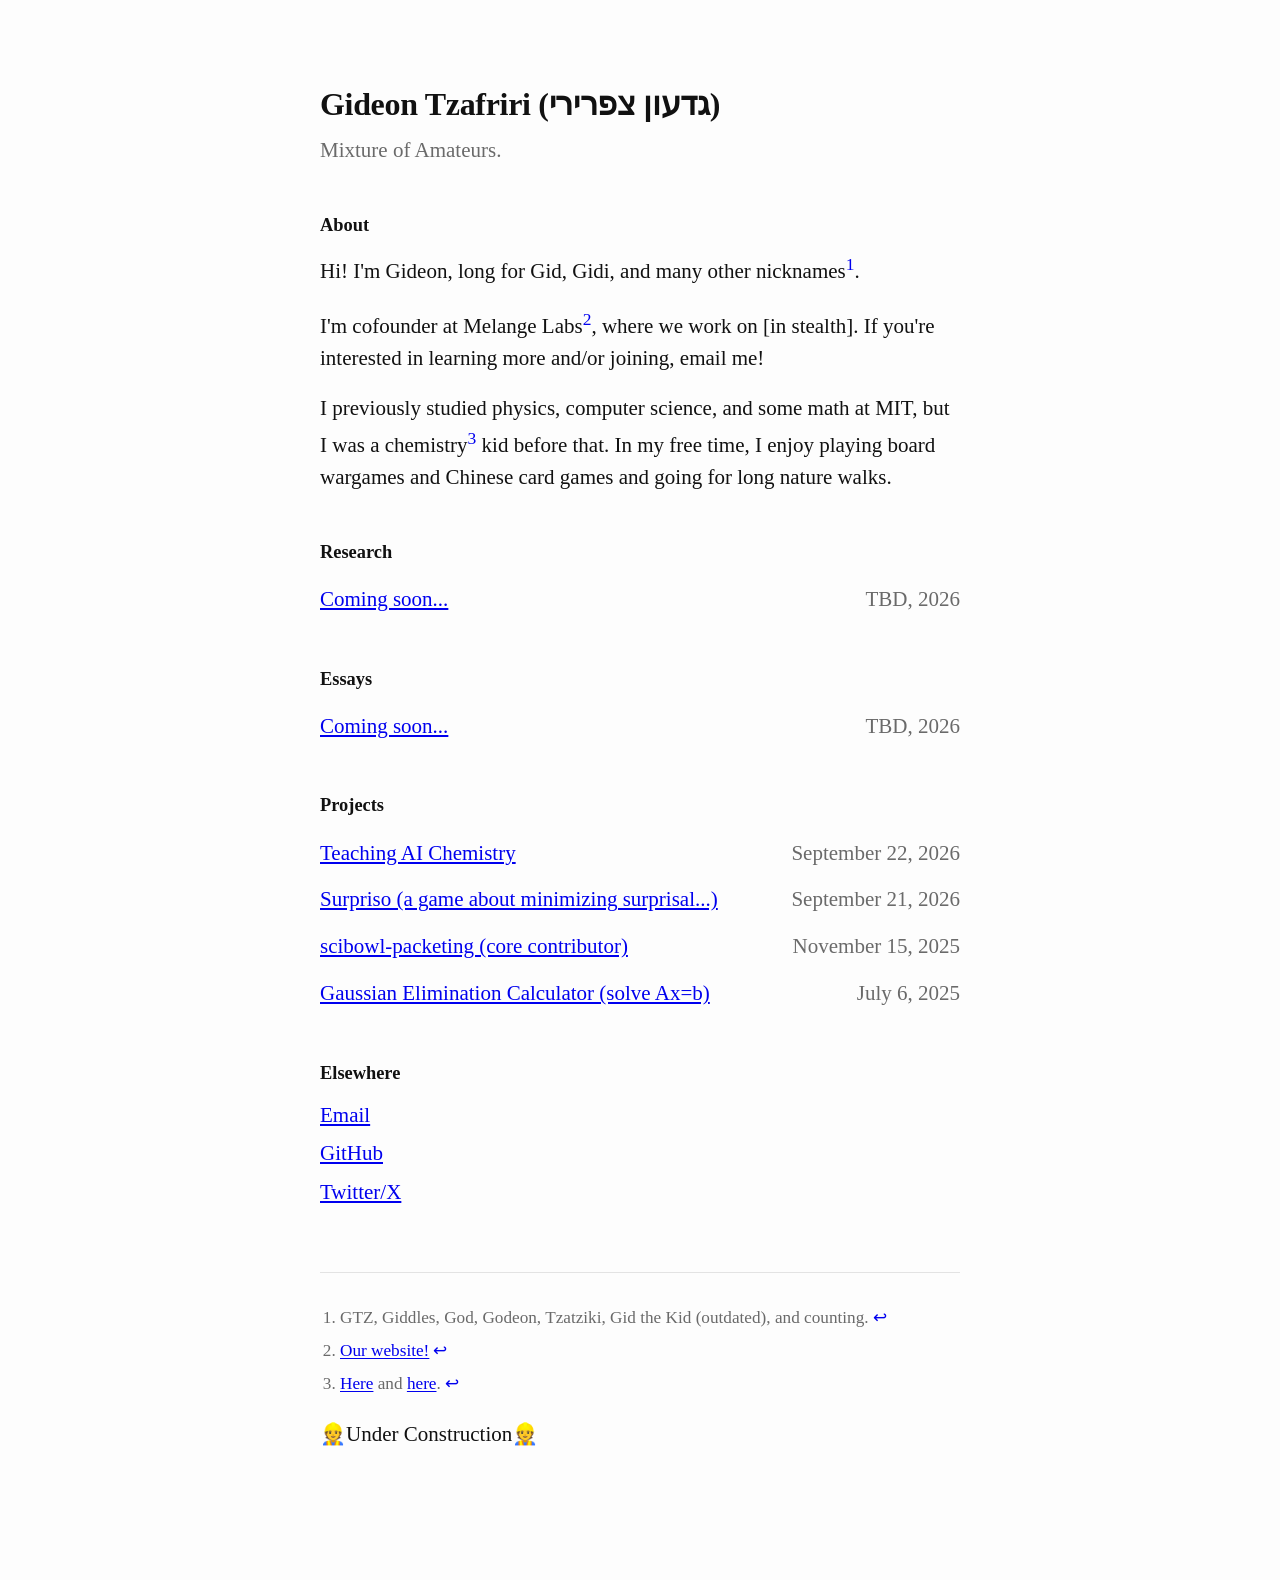
<file: index.html>
<!DOCTYPE html>
<html lang="en">
<head>
<meta charset="utf-8" />
<meta name="viewport" content="width=device-width, initial-scale=1" />
<title>Gideon Tzafriri</title>
<link rel="stylesheet" href="style.css" />
</head>
<body>
  <main>
    <header>
      <h1>Gideon Tzafriri (גדעון צפרירי)</h1>
      <p class="tagline">Mixture of Amateurs.</p>
    </header>

    <section>
      <h2>About</h2>
      <p>Hi! I'm Gideon, long for Gid, Gidi, and many other nicknames<sup><a href="#fn1" id="ref1">1</a></sup>.</p>
      <p>I'm cofounder at Melange Labs<sup><a href="#fn2" id="ref2">2</a></sup>, where we work on [in stealth]. If you're interested in learning more and/or joining,
        email me!</p>
      <p>I previously studied physics, computer science, and some math at MIT, but I was a chemistry<sup><a href="#fn3" id="ref3">3</a></sup> kid before that. 
        In my free time, I enjoy playing board wargames and Chinese card games and going for long nature walks.</p>
    </section>

    <section>
      <h2>Research</h2>
      <ul class="essays">
        <li><a href="research/unclear.html">Coming soon...</a><span class="date">TBD, 2026</span></li>
      </ul>
    </section>

    <section>
      <h2>Essays</h2>
      <ul class="essays">
        <li><a href="essays/hello-world.html">Coming soon...</a><span class="date">TBD, 2026</span></li>
      </ul>
    </section>

    <section>
      <h2>Projects</h2>
      <ul class="essays">
        <li><a href="projects/machine-chem.html">Teaching AI Chemistry </a><span class="date">September 22, 2026</span></li>
        <li><a href="surpriso/">Surpriso (a game about minimizing surprisal...) </a><span class="date">September 21, 2026</span></li>
        <li><a href="https://github.com/jyh404/scibowl-packeting">scibowl-packeting (core contributor) </a><span class="date">November 15, 2025</span></li>
        <li><a href="projects/gaussian-elimination.html">Gaussian Elimination Calculator (solve Ax=b) </a><span class="date">July 6, 2025</span></li>
      </ul>
    </section>

    <section>
      <h2>Elsewhere</h2>
      <ul class="links">
        <li><a href="mailto:gideon@melangelabs.com">Email</a></li>
        <li><a href="https://github.com/gtzafriri">GitHub</a></li>
        <li><a href="https://x.com/glycanguy">Twitter/X</a></li>
      </ul>
    </section>

    <hr />
    <section class="footnotes">
      <ol>
        <li id="fn1">GTZ, Giddles, God, Godeon, Tzatziki, Gid the Kid (outdated), and counting.<a href="#ref1" class="fn-back">↩</a></li>
        <li id="fn2"><a href="https://melangelabs.com/">Our website!</a><a href="#ref2" class="fn-back">↩</a></li>
        <li id="fn3"><a href="https://cen.acs.org/acs-news/US-team-selected-2022-Chemistry/100/web/2022/06">Here</a> and <a href="https://pubmed.ncbi.nlm.nih.gov/38977413/">here</a>.<a href="#ref3" class="fn-back">↩</a></li>
      </ol>
    </section>
    <footer>
      <p>👷Under Construction👷</p>
    </footer>
  </main>
</body>
</html>
</file>
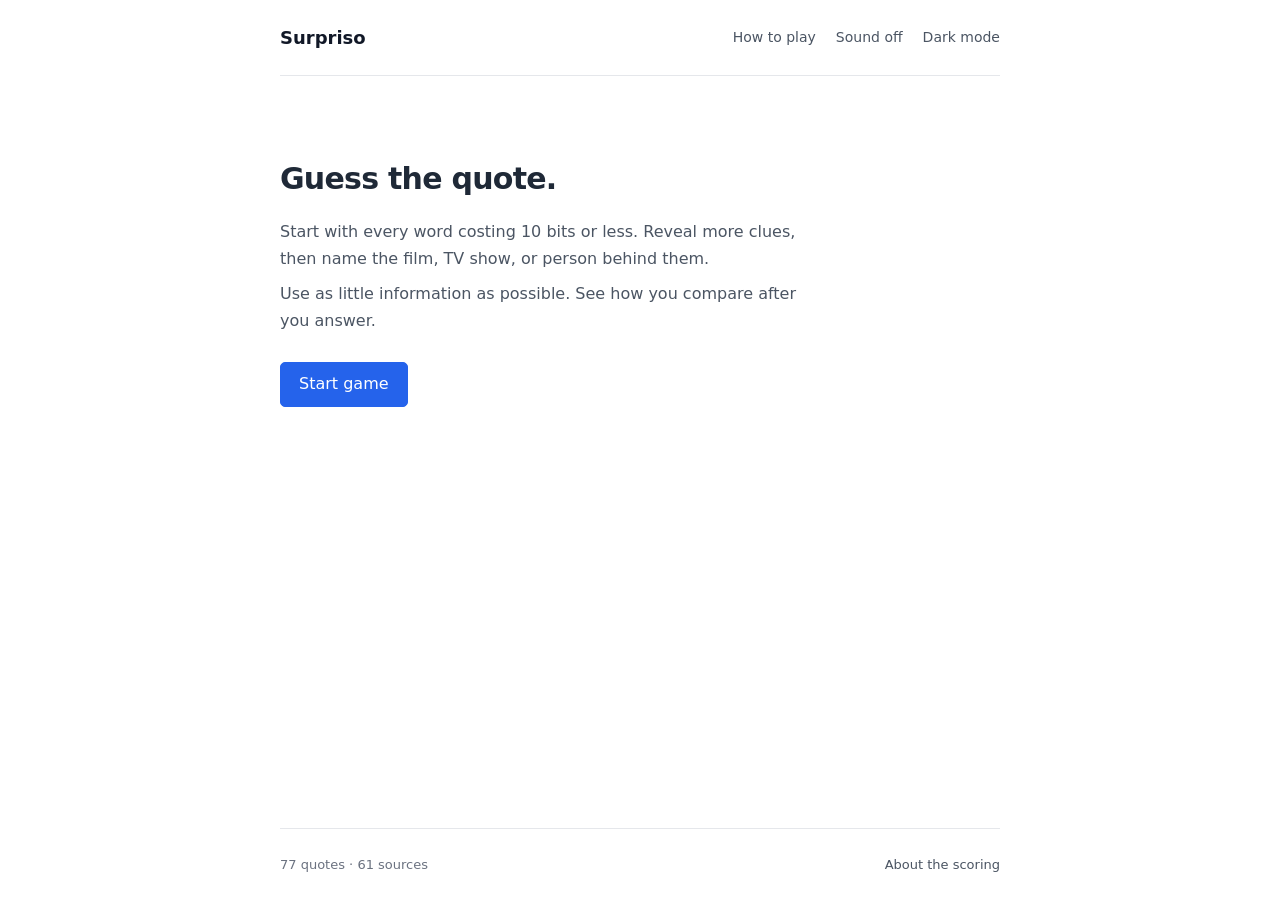
<file: surpriso/index.html>
<!doctype html>
<html lang="en">
<head>
  <meta charset="UTF-8">
  <meta name="viewport" content="width=device-width, initial-scale=1">
  <meta name="theme-color" content="#ffffff">
  <meta name="description" content="Reveal words and guess the film, TV show, or person behind a famous quote.">
  <meta name="surpriso-api" content="https://surpriso-api.giditz08.workers.dev">
  <title>Surpriso — Every clue counts</title>
  <script>
    // Apply the saved theme before styles load to avoid a bright flash.
    (() => {
      let saved;
      try { saved = localStorage.getItem('surpriso-theme'); } catch {}
      const dark = saved === 'dark' || (saved !== 'light' && matchMedia('(prefers-color-scheme: dark)').matches);
      document.documentElement.dataset.theme = dark ? 'dark' : 'light';
      document.querySelector('meta[name="theme-color"]').content = dark ? '#111827' : '#ffffff';
    })();
  </script>
  <link rel="icon" type="image/svg+xml" href="data:image/svg+xml,%3Csvg xmlns='http://www.w3.org/2000/svg' viewBox='0 0 32 32'%3E%3Crect width='32' height='32' rx='6' fill='%23f3f4f6'/%3E%3Ctext x='6' y='26' font-family='Georgia,serif' font-size='30' fill='%231f2937'%3E%E2%80%9C%3C/text%3E%3C/svg%3E">
  <link rel="stylesheet" href="./style.css">
  <script type="module" src="./app.js"></script>
</head>
<body><div id="app"></div><noscript>This game needs JavaScript to reveal clues and check your answer.</noscript></body>
</html>
</file>
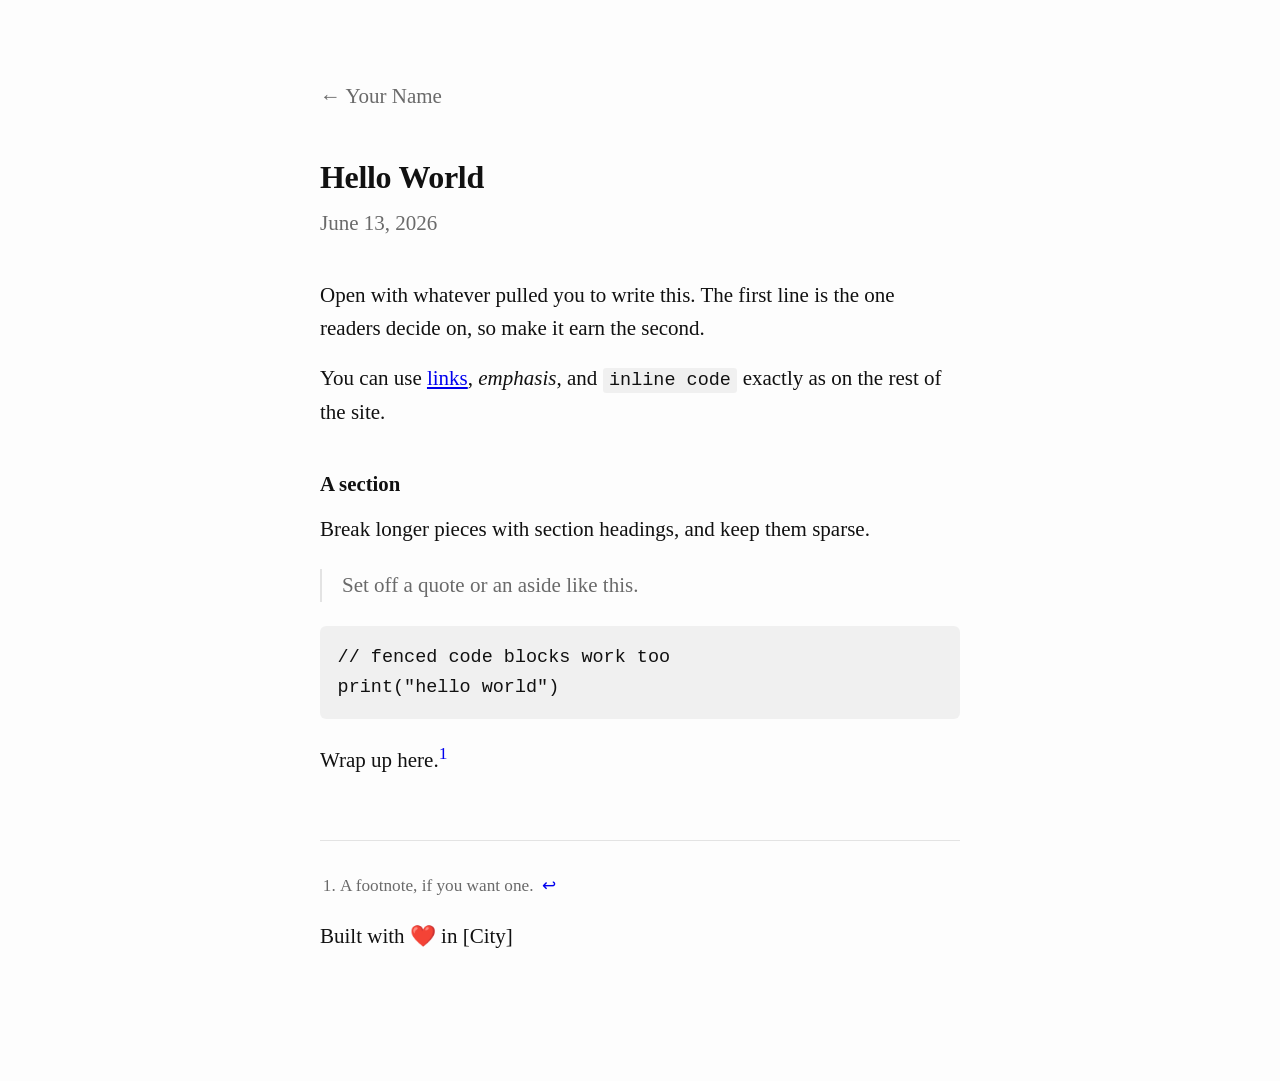
<file: hello-world.html>
<!DOCTYPE html>
<html lang="en">
<head>
<meta charset="utf-8" />
<meta name="viewport" content="width=device-width, initial-scale=1" />
<title>Hello World · Your Name</title>
<link rel="stylesheet" href="../style.css" />
</head>
<body>
  <main>
    <a class="back" href="../index.html">← Your Name</a>

    <article class="post">
      <h1>Hello World</h1>
      <p class="post-meta">June 13, 2026</p>

      <p>Open with whatever pulled you to write this. The first line is the one
        readers decide on, so make it earn the second.</p>

      <p>You can use <a href="#">links</a>, <em>emphasis</em>, and
        <code>inline code</code> exactly as on the rest of the site.</p>

      <h2>A section</h2>
      <p>Break longer pieces with section headings, and keep them sparse.</p>

      <blockquote>Set off a quote or an aside like this.</blockquote>

      <pre><code>// fenced code blocks work too
print("hello world")</code></pre>

      <p>Wrap up here.<sup><a href="#fn1" id="ref1">1</a></sup></p>

      <hr />
      <section class="footnotes">
        <ol>
          <li id="fn1">A footnote, if you want one. <a href="#ref1" class="fn-back">↩</a></li>
        </ol>
      </section>
    </article>

    <footer>
      <p>Built with ❤️ in [City]</p>
    </footer>
  </main>
</body>
</html>
</file>
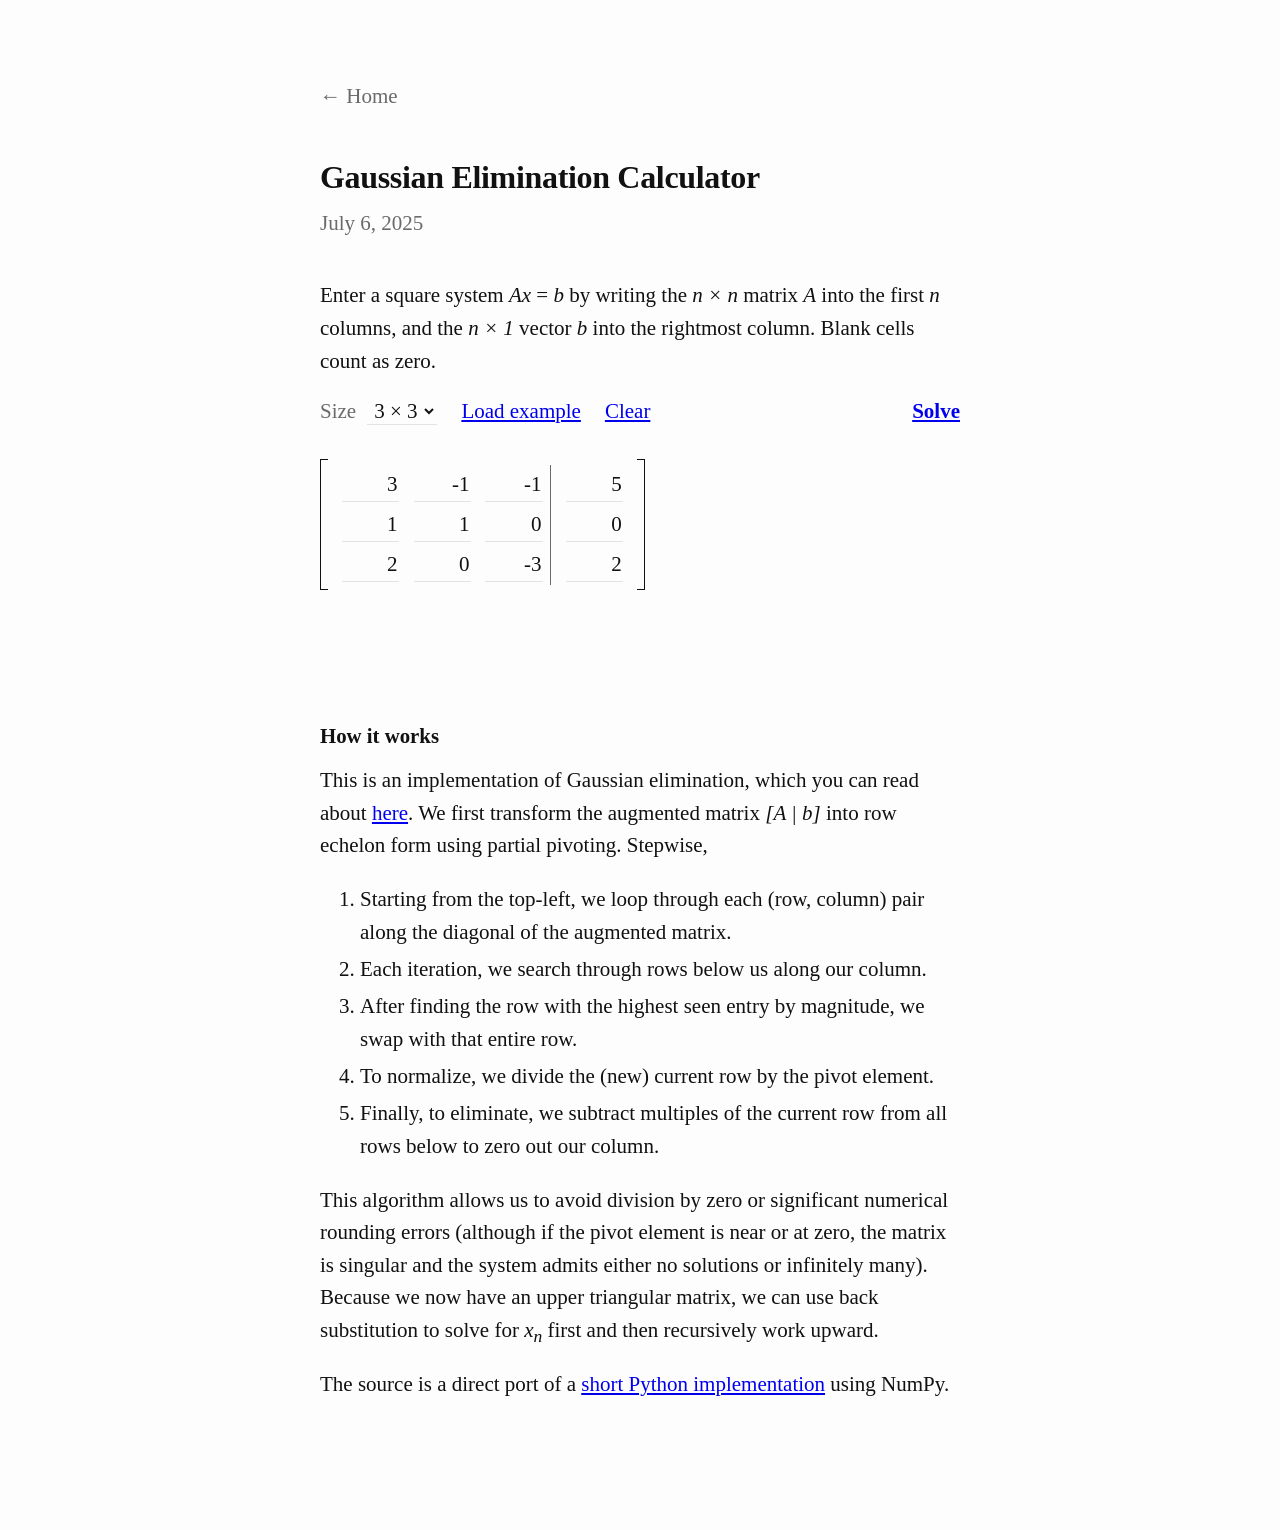
<file: projects/gaussian-elimination.html>
<!DOCTYPE html>
<html lang="en">
<head>
<meta charset="utf-8" />
<meta name="viewport" content="width=device-width, initial-scale=1" />
<title>Gaussian Elimination Calculator · Gideon Tzafriri</title>
<link rel="stylesheet" href="../style.css" />
<style>
  /* Back substitution */
  .steps .eq {
    margin: 0 0 0.2rem;
    padding-left: 0.9rem;
    font-variant-numeric: tabular-nums;
    overflow-x: auto;
    white-space: nowrap;
  }
  .steps .eq.from { color: var(--muted); }
  .steps .eq .val { color: var(--link); }
  .steps var { font-style: italic; }
</style>
</head>
<body>
  <main>
    <a class="back" href="../index.html">← Home</a>

    <article class="post">
      <h1>Gaussian Elimination Calculator</h1>
      <p class="post-meta">July 6, 2025</p>

      <p>Enter a square system <var>A</var><var>x</var> = <var>b</var> by writing the <var>n × n</var> matrix <var>A</var> into the first <var>n</var> columns,
        and the <var>n × 1</var> vector <var>b</var> into the rightmost column. Blank cells count as zero.</p>

      <div class="calc-controls">
        <label>Size
          <select id="size" aria-label="Number of equations">
            <option value="2">2 × 2</option>
            <option value="3" selected>3 × 3</option>
            <option value="4">4 × 4</option>
            <option value="5">5 × 5</option>
            <option value="6">6 × 6</option>
          </select>
        </label>
        <button class="text-btn" id="example" type="button">Load example</button>
        <button class="text-btn" id="clear" type="button">Clear</button>
        <button class="text-btn solve" id="solve" type="button">Solve</button>
      </div>

      <div class="matrix-wrap">
        <div class="matrix"><table id="grid"></table></div>
      </div>

      <p class="result" id="result" aria-live="polite"></p>

      <section id="steps-section" hidden>
        <h2>Working</h2>
        <ol class="steps" id="steps"></ol>
      </section>

      <h2>How it works</h2>
      <p>This is an implementation of Gaussian elimination, which you can read about <a href="https://en.wikipedia.org/wiki/Gaussian_elimination">here</a>. 
        We first transform the augmented matrix <var>[A | b]</var> into row echelon form using partial pivoting. Stepwise,</p>
      <ol>
        <li>Starting from the top-left, we loop through each (row, column) pair along the diagonal of the augmented matrix.</li>
        <li>Each iteration, we search through rows below us along our column.</li>
        <li>After finding the row with the highest seen entry by magnitude, we swap with that entire row.</li>
        <li>To normalize, we divide the (new) current row by the pivot element.</li>
        <li>Finally, to eliminate, we subtract multiples of the current row from all rows below to zero out our column.</li>
      </ol>

      <p>This algorithm allows us to avoid division by zero or significant numerical rounding errors (although if the pivot element is near or at zero, 
      the matrix is singular and the system admits either no solutions or infinitely many). Because we now have an upper triangular matrix, we can use
      back substitution to solve for <var>x</var><sub><var>n</var></sub> first and then recursively work upward.</p>
  
      <p>The source is a direct port of a <a href="https://github.com/gtzafriri">short Python implementation</a>
        using NumPy.</p>
    </article>
  </main>

<script>
const EPS = 1e-10;
const TINY = 1e-12;
const EXAMPLE = [[3, -1, -1, 5], [1, 1, 0, 0], [2, 0, -3, 2]];
const $ = id => document.getElementById(id);
const sizeSel = $('size'), grid = $('grid'), resultEl = $('result');
const stepsEl = $('steps'), stepsSection = $('steps-section');

function fmt(v) {
  if (Math.abs(v) < TINY) v = 0;
  const r = Math.round(v * 1e6) / 1e6;
  const s = Number.isInteger(r) ? String(r) : r.toFixed(4).replace(/0+$/, '').replace(/\.$/, '');
  return s.replace('-', '−');
}
const xv = k => `<var>x</var><sub>${k + 1}</sub>`;
const paren = v => (v < -TINY ? `(${fmt(v)})` : fmt(v));
const coef = a => (Math.abs(Math.abs(a) - 1) < TINY ? '' : fmt(Math.abs(a)));

function reset() {
  resultEl.textContent = '';
  resultEl.className = 'result';
  stepsSection.hidden = true;
}

function buildGrid(n, values) {
  grid.innerHTML = '';
  for (let i = 0; i < n; i++) {
    const tr = grid.insertRow();
    for (let j = 0; j <= n; j++) {
      const td = tr.insertCell();
      if (j === n) td.className = 'aug';
      const input = document.createElement('input');
      input.inputMode = 'decimal';
      input.placeholder = '0';
      input.autocomplete = 'off';
      input.setAttribute('aria-label', j < n ? `A, row ${i + 1}, column ${j + 1}` : `b, row ${i + 1}`);
      if (values) input.value = values[i][j];
      td.appendChild(input);
    }
  }
  reset();
}

function readGrid() {
  return [...grid.rows].map((tr, i) =>
    [...tr.querySelectorAll('input')].map((input, j) => {
      const raw = input.value.trim().replace('−', '-');
      const v = raw === '' ? 0 : Number(raw);
      if (!Number.isFinite(v)) {
        input.focus();
        throw new Error(`Row ${i + 1}, column ${j + 1} isn't a number: “${input.value}”.`);
      }
      return v;
    })
  );
}

// Port of gaussian_elimination(A, b), recording each step.
function solve(aug) {
  const n = aug.length;
  const M = aug.map(r => r.slice());
  const steps = [];
  const record = (op, changed) => steps.push({ type: 'elim', op, m: M.map(r => r.slice()), changed });

  for (let col = 0; col < n; col++) {
    let pivotRow = col, maxVal = Math.abs(M[col][col]);
    for (let row = col; row < n; row++) {
      if (Math.abs(M[row][col]) > maxVal) { pivotRow = row; maxVal = Math.abs(M[row][col]); }
    }
    if (pivotRow !== col) {
      [M[pivotRow], M[col]] = [M[col], M[pivotRow]];
      record(`Swap R${col + 1} and R${pivotRow + 1}`, [col, pivotRow]);
    }
    if (Math.abs(M[col][col]) < EPS) {
      return { steps, error: `No usable pivot in column ${col + 1}: the matrix is singular, so there's no unique solution.` };
    }
    const pivot = M[col][col];
    if (Math.abs(pivot - 1) > TINY) {
      M[col] = M[col].map(v => v / pivot);
      record(`R${col + 1} ← R${col + 1} ÷ ${fmt(pivot)}`, [col]);
    }
    const ops = [], changed = [];
    for (let row = col + 1; row < n; row++) {
      const factor = M[row][col];
      if (Math.abs(factor) < TINY) continue;
      M[row] = M[row].map((v, j) => v - factor * M[col][j]);
      ops.push(`R${row + 1} ← R${row + 1} − ${fmt(factor)} R${col + 1}`);
      changed.push(row);
    }
    if (ops.length) record(ops.join('; '), changed);
  }

  // Back substitution, recording the equation used for each unknown.
  const x = new Array(n).fill(0);
  for (let i = n - 1; i >= 0; i--) {
    const b = M[i][n];
    const terms = [];
    let v = b;
    for (let j = i + 1; j < n; j++) {
      if (Math.abs(M[i][j]) < TINY) continue;
      terms.push({ a: M[i][j], j, xj: x[j] });
      v -= M[i][j] * x[j];
    }
    x[i] = v;
    steps.push({ type: 'back', i, b, terms, value: v });
  }
  return { x, steps };
}

function matrixEl(m, changed) {
  const wrap = document.createElement('div');
  wrap.className = 'matrix-wrap';
  const box = document.createElement('div');
  box.className = 'matrix';
  const t = document.createElement('table');
  const n = m.length;
  m.forEach((row, i) => {
    const tr = t.insertRow();
    if (changed.includes(i)) tr.className = 'changed';
    row.forEach((v, j) => {
      const td = tr.insertCell();
      if (j === n) td.className = 'aug';
      td.textContent = fmt(v);
    });
  });
  box.appendChild(t);
  wrap.appendChild(box);
  return wrap;
}

function backStepHTML({ i, b, terms, value }) {
  // Row as an equation: x_i + a x_j + ... = b
  let rowEq = xv(i);
  terms.forEach(({ a, j }) => { rowEq += ` ${a < 0 ? '−' : '+'} ${coef(a)}${xv(j)}`; });
  rowEq += ` = ${fmt(b)}`;

  // Solved: x_i = b − a(x_j) − ... = value
  let solved = `${xv(i)} = `;
  if (terms.length) {
    solved += fmt(b);
    terms.forEach(({ a, xj }) => { solved += ` ${a < 0 ? '+' : '−'} ${coef(a)}${paren(xj)}`; });
    solved += ` = <span class="val">${fmt(value)}</span>`;
  } else {
    solved += `<span class="val">${fmt(value)}</span>`;
  }

  return `<p class="op">Solve R${i + 1} for ${xv(i)}</p>
          <p class="eq from">${rowEq}</p>
          <p class="eq">${solved}</p>`;
}

$('solve').addEventListener('click', () => {
  reset();
  let aug;
  try { aug = readGrid(); }
  catch (e) { resultEl.classList.add('error'); resultEl.textContent = e.message; return; }

  const { x, error, steps } = solve(aug);

  stepsEl.innerHTML = '';
  steps.forEach(s => {
    const li = document.createElement('li');
    const body = document.createElement('div');
    if (s.type === 'back') {
      body.innerHTML = backStepHTML(s);
    } else {
      const op = document.createElement('p');
      op.className = 'op';
      op.textContent = s.op;
      body.append(op, matrixEl(s.m, s.changed));
    }
    li.appendChild(body);
    stepsEl.appendChild(li);
  });
  stepsSection.hidden = steps.length === 0;

  if (error) { resultEl.classList.add('error'); resultEl.textContent = error; return; }
  resultEl.innerHTML = x
    .map((v, i) => `<span class="term">${xv(i)} = ${fmt(v)}</span>`)
    .join('');
});

sizeSel.addEventListener('change', () => buildGrid(Number(sizeSel.value)));
$('clear').addEventListener('click', () => buildGrid(grid.rows.length));
$('example').addEventListener('click', () => { sizeSel.value = '3'; buildGrid(3, EXAMPLE); });
grid.addEventListener('keydown', e => { if (e.key === 'Enter') $('solve').click(); });

buildGrid(3, EXAMPLE);
</script>
</body>
</html>
</file>
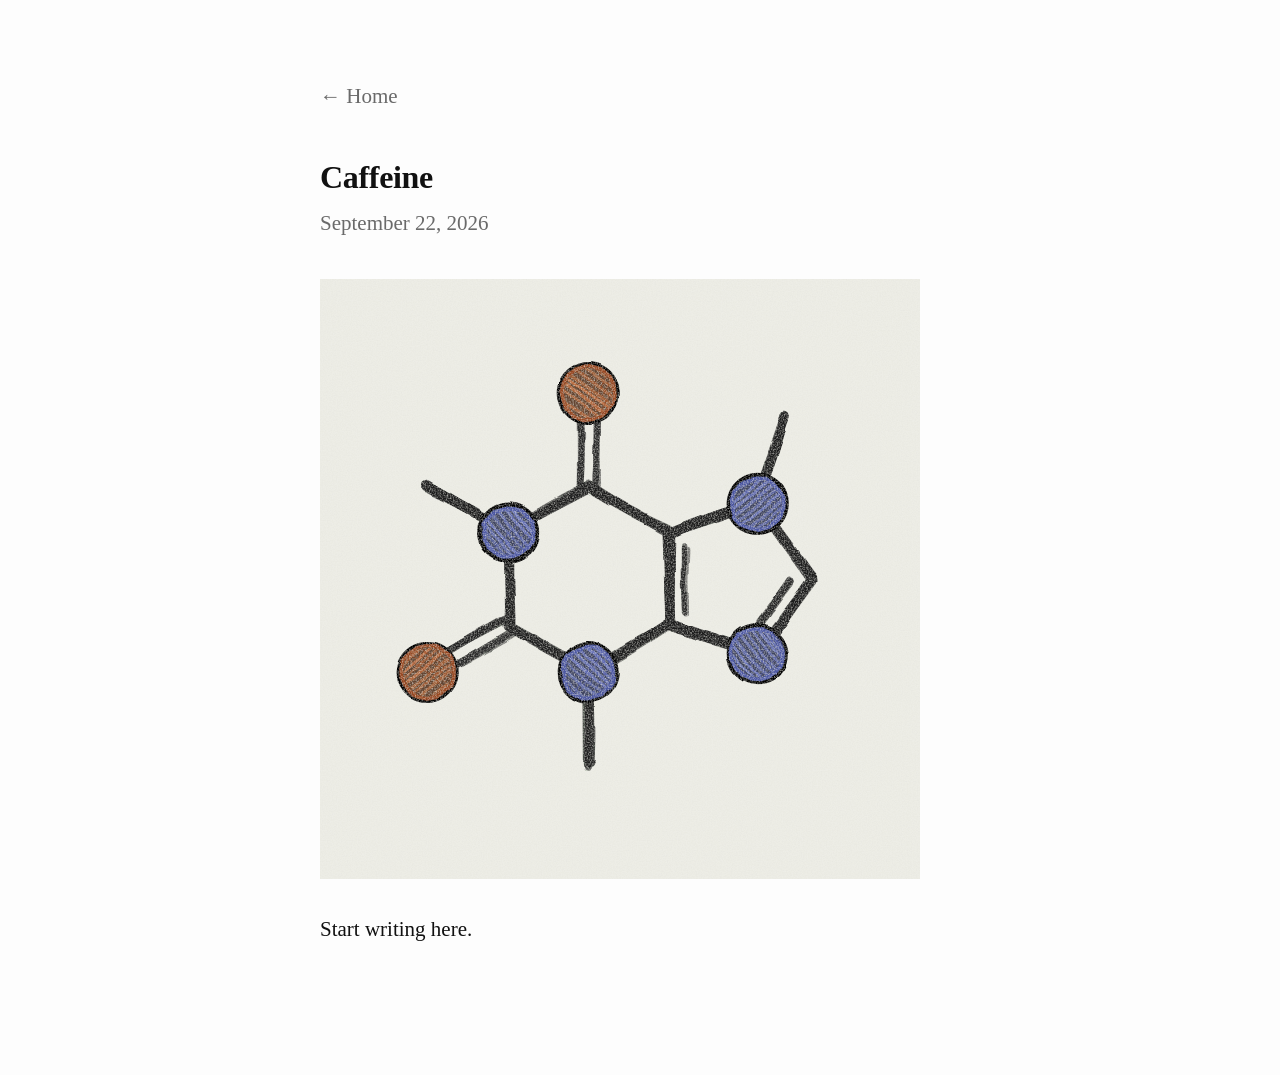
<file: projects/machine-chem.html>
<!DOCTYPE html>
<html lang="en">
<head>
<meta charset="utf-8" />
<meta name="viewport" content="width=device-width, initial-scale=1" />
<title>Caffeine · Gideon Tzafriri</title>
<link rel="stylesheet" href="../style.css" />
</head>
<body>
  <main>
    <a class="back" href="../index.html">← Home</a>

    <article class="post">
      <h1>Caffeine</h1>
      <p class="post-meta">September 22, 2026</p>

      <figure>
        <img src="images/caffeine.png" alt="Hand-drawn skeletal structure of caffeine, with nitrogen atoms in blue and oxygen atoms in orange" width="600" height="600" />
      </figure>

      <p>Start writing here.</p>
    </article>
  </main>
</body>
</html>
</file>
<file: style.css>
:root {
  --bg: #fdfdfd;
  --text: #111111;
  --muted: #6a6a6a;
  --link: #0000ee;          /* classic web blue */
  --link-visited: #551a8b;  /* classic visited purple */
  --rule: #e3e3e3;
  --code-bg: rgba(0, 0, 0, 0.05);
}

html { -webkit-text-size-adjust: 100%; }

body {
  margin: 0;
  background: var(--bg);
  color: var(--text);
  font-family: "Times New Roman", Times, Georgia, serif;
  font-size: 21px;
  line-height: 1.55;
}

main {
  max-width: 40rem;
  margin: 0 auto;
  padding: 5rem 1.5rem 7rem;
}

/* Headings */
h1 {
  font-size: 2rem;
  font-weight: 700;
  margin: 0 0 0.3rem;
  letter-spacing: -0.01em;
}
h2 {
  font-size: 1.15rem;
  font-weight: 700;
  margin: 2.75rem 0 0.75rem;
}

p { margin: 0 0 1.1rem; }

/* Links */
a {
  color: var(--link);
  text-decoration: underline;
  text-underline-offset: 2px;
}
a:visited { color: var(--link-visited); }
a:hover { text-decoration-thickness: 2px; }

ul { margin: 0 0 1.1rem; padding-left: 1.25rem; }
li { margin: 0.3rem 0; }

/* Home: tagline + lists */
.tagline { margin: 0 0 2.5rem; color: var(--muted); }

.essays { list-style: none; padding: 0; margin: 0; }
.essays li {
  display: flex;
  flex-wrap: wrap;
  align-items: baseline;
  gap: 0.25rem 1rem;
  padding: 0.3rem 0;
}
.essays .date { margin-left: auto; color: var(--muted); white-space: nowrap; }

.links { list-style: none; padding: 0; margin: 0; }
.links li { margin: 0.35rem 0; }

hr {
  border: none;
  border-top: 1px solid var(--rule);
  margin: 4rem 0 2rem;
}

footer { color: var(--text); }

/* Footnotes */
sup a { text-decoration: none; }
sup a:hover { text-decoration: underline; }
.footnotes {
  font-size: 0.82em;
  color: var(--muted);
  margin-bottom: 1.25rem;
}
.footnotes ol { margin: 0; padding-left: 1.25rem; }
.footnotes li { margin: 0.4rem 0; }
.fn-back { text-decoration: none; margin-left: 0.25rem; }

/* Essay pages */
.back {
  display: inline-block;
  margin-bottom: 2.5rem;
  color: var(--muted);
  text-decoration: none;
}
.back:hover { color: var(--text); }

.post-meta { margin: 0 0 2.5rem; color: var(--muted); }

.post h2 { font-size: 1.3rem; margin: 2.5rem 0 0.75rem; }
.post h3 { font-size: 1.1rem; font-weight: 700; margin: 2rem 0 0.5rem; }

.post blockquote {
  margin: 1.5rem 0;
  padding-left: 1.25rem;
  border-left: 2px solid var(--rule);
  color: var(--muted);
}

.post code {
  font-family: ui-monospace, "SF Mono", Menlo, Consolas, monospace;
  font-size: 0.88em;
  background: var(--code-bg);
  padding: 0.1em 0.35em;
  border-radius: 3px;
}
.post pre {
  overflow-x: auto;
  padding: 1rem 1.1rem;
  background: var(--code-bg);
  border-radius: 6px;
  line-height: 1.45;
}
.post pre code { background: none; padding: 0; }

.post img { max-width: 100%; height: auto; }
.post figure { margin: 1.5rem 0; }
.post figcaption { font-size: 0.85em; color: var(--muted); margin-top: 0.4rem; }

@media (max-width: 480px) {
  body { font-size: 19px; }
  main { padding: 3rem 1.25rem 5rem; }
}

@media (prefers-color-scheme: dark) {
  :root {
    --bg: #14140f;
    --text: #ececdf;
    --muted: #9a978a;
    --link: #8ab4ff;
    --link-visited: #c7a8ff;
    --rule: #2b2b24;
    --code-bg: rgba(255, 255, 255, 0.08);
  }
}

/* ---------- Calculator ---------- */
.calc-controls {
  display: flex;
  flex-wrap: wrap;
  align-items: baseline;
  gap: 0.5rem 1.5rem;
  margin: 0 0 1.75rem;
}
.calc-controls label { color: var(--muted); }
.calc-controls select {
  font: inherit;
  color: var(--text);
  background: var(--bg);
  border: none;
  border-bottom: 1px solid var(--rule);
  padding: 0 0.2rem;
  margin-left: 0.35rem;
  cursor: pointer;
}
.text-btn {
  font: inherit;
  color: var(--link);
  background: none;
  border: none;
  padding: 0;
  cursor: pointer;
  text-decoration: underline;
  text-underline-offset: 2px;
}
.text-btn:hover { text-decoration-thickness: 2px; }
.text-btn.solve { font-weight: 700; margin-left: auto; }
.text-btn:focus-visible,
.calc-controls select:focus-visible { outline: 2px solid var(--link); outline-offset: 3px; }

.matrix-wrap { overflow-x: auto; padding: 0.25rem 0 0.5rem; }
.matrix {
  position: relative;
  display: inline-block;
  padding: 0.35rem 0.9rem;
}
.matrix::before,
.matrix::after {
  content: "";
  position: absolute;
  top: 0;
  bottom: 0;
  width: 0.45rem;
  border: 1.5px solid var(--text);
}
.matrix::before { left: 0; border-right: none; }
.matrix::after { right: 0; border-left: none; }
.matrix table { border-collapse: collapse; }
.matrix td { padding: 0.15rem 0.45rem; text-align: right; font-variant-numeric: tabular-nums; }
.matrix td.aug { border-left: 1px solid var(--muted); padding-left: 0.9rem; }

.matrix input {
  width: 3.4rem;
  font: inherit;
  text-align: right;
  font-variant-numeric: tabular-nums;
  color: var(--text);
  background: transparent;
  border: none;
  border-bottom: 1px solid var(--rule);
  border-radius: 0;
  padding: 0.05rem 0.1rem;
}
.matrix input:hover { border-bottom-color: var(--muted); }
.matrix input:focus { outline: none; border-bottom: 2px solid var(--link); }
.matrix input::placeholder { color: var(--rule); }

.result { margin: 2rem 0 0; font-size: 1.2em; min-height: 1.6em; }
.result .term { white-space: nowrap; margin-right: 1.5rem; }
.result var { font-style: italic; }
.result.error { color: var(--error, #f2a097); font-size: 1em; }

.steps { list-style: none; padding: 0; margin: 0; counter-reset: step; }
.steps li {
  counter-increment: step;
  display: grid;
  grid-template-columns: 2rem 1fr;
  margin: 0 0 1.5rem;
}
.steps li::before { content: counter(step) "."; color: var(--muted); }
.steps .op { margin: 0 0 0.35rem; font-style: italic; }
.steps .matrix { font-size: 0.85em; }
.steps tr.changed td { color: var(--link); }

@media (max-width: 480px) {
  .text-btn.solve { margin-left: 0; }
  .matrix input { width: 2.8rem; }
}
</file>
<file: surpriso/style.css>
:root{
  color-scheme:light;
  --background:#fff;--panel:#fafafa;--hover:#f9fafb;
  --text:#1f2937;--heading:#111827;--secondary-text:#4b5563;--muted:#6b7280;--control-text:#374151;
  --border:#e5e7eb;--control-border:#d1d5db;--input-border:#9ca3af;--blank:#c4c9d1;
  --accent:#2563eb;--accent-strong:#1d4ed8;--button:#2563eb;--button-hover:#1d4ed8;--focus:#93c5fd;--selection:#dbeafe;
  --tint:#eff6ff;--info-border:#bfdbfe;--info-text:#1e40af;
  --error-text:#b42318;--error-background:#fff5f5;--error-border:#fecaca;
  --shadow:#0002;--backdrop:#11182766;--chart-bar:#d1d5db;--chart-highlight:#93c5fd;
}
:root[data-theme="dark"]{
  color-scheme:dark;
  --background:#111827;--panel:#1b2433;--hover:#263244;
  --text:#e5e7eb;--heading:#f9fafb;--secondary-text:#c4cbd6;--muted:#a5b0c0;--control-text:#e5e7eb;
  --border:#344154;--control-border:#526176;--input-border:#728096;--blank:#8995a6;
  --accent:#93c5fd;--accent-strong:#bfdbfe;--button:#2563eb;--button-hover:#1d4ed8;--focus:#93c5fd;--selection:#264d7b;
  --tint:#203653;--info-border:#45658e;--info-text:#bfdbfe;
  --error-text:#fecaca;--error-background:#3d222b;--error-border:#9e4a58;
  --shadow:#0006;--backdrop:#0009;--chart-bar:#65758c;--chart-highlight:#93c5fd;
}
:root{font-family:system-ui,-apple-system,BlinkMacSystemFont,"Segoe UI",sans-serif;font-size:16px;line-height:1.5;color:var(--text);background:var(--background);font-synthesis:none}
*{box-sizing:border-box}body{margin:0}button,input{font:inherit}button,a{touch-action:manipulation}button{cursor:pointer}button:disabled{cursor:default;opacity:.5}a{color:var(--accent)}button:focus-visible,a:focus-visible,input:focus-visible{outline:3px solid var(--focus);outline-offset:3px}h1,h2,h3,p{margin:0}h1{font-size:1.875rem;line-height:1.25;letter-spacing:-.025em}h1:focus{outline:none}h2{font-size:1.5rem;line-height:1.3}h3{font-size:1rem}button{border-radius:5px}::selection{background:var(--selection)}
.shell{max-width:768px;padding:0 24px;margin:0 auto;min-height:100svh;display:flex;flex-direction:column}.topbar{min-height:76px;display:flex;align-items:center;justify-content:space-between;gap:20px;border-bottom:1px solid var(--border)}.wordmark{font-size:1.125rem;font-weight:600;color:var(--heading);text-decoration:none;white-space:nowrap}.top-actions{display:flex;gap:20px;align-items:center}.quiet{border:0;background:none;color:var(--secondary-text);padding:8px 0;font-size:.875rem;line-height:1.5}.quiet:hover{color:var(--heading);text-decoration:underline;text-underline-offset:3px}.main{flex:1;padding:40px 0 48px}.start-screen{max-width:520px;margin:44px 0}.start-screen h1{margin-bottom:20px}.intro{font-size:1rem;color:var(--secondary-text);line-height:1.7;margin-top:8px}.start-screen .primary{margin-top:28px}.primary,.secondary{border:1px solid var(--control-border);min-height:44px;padding:10px 18px;font-size:1rem;line-height:1.4;font-weight:500;display:inline-flex;justify-content:center;align-items:center;text-decoration:none}.primary{background:var(--button);border-color:var(--button);color:#fff}.primary:hover:not(:disabled){background:var(--button-hover);border-color:var(--button-hover)}.secondary{background:var(--background);color:var(--control-text)}.secondary:hover:not(:disabled){background:var(--hover)}.footer{display:flex;justify-content:space-between;align-items:center;gap:16px;padding:18px 0;border-top:1px solid var(--border);color:var(--muted);font-size:.8125rem}.footer .quiet{font-size:.8125rem}.skip{position:fixed;top:-100px;left:16px;z-index:5;padding:12px;background:var(--background);color:var(--accent);border:1px solid var(--accent)}.skip:focus{top:12px}
.play-top{display:flex;justify-content:space-between;align-items:center;gap:16px;margin-bottom:12px}.round-id{font-size:.875rem;color:var(--muted)}.play-heading{margin-bottom:24px}.play-layout{display:flex;flex-direction:column;gap:24px}.play-layout>div{min-width:0}.quote-panel{border:1px solid var(--border);border-radius:6px;background:var(--panel);padding:24px}.panel-label{display:flex;justify-content:space-between;gap:16px;flex-wrap:wrap;font-size:.8125rem;color:var(--muted);margin-bottom:24px}.quote-words{display:flex;flex-wrap:wrap;align-items:center;gap:12px 14px;min-height:96px;align-content:center;font-size:1.375rem;line-height:1.65;color:var(--heading)}.quote-token{white-space:nowrap;display:inline-flex;align-items:center;min-height:36px}.hidden-word{display:inline-block;max-width:100%;min-width:12px;height:1.05em;border-bottom:2px solid var(--blank)}.score-panel{padding:17px 0 0}.score-top{display:flex;align-items:baseline;justify-content:space-between;gap:20px;font-size:.875rem;color:var(--secondary-text)}.score-top strong{font-size:1.25rem;font-weight:600;color:var(--heading);font-variant-numeric:tabular-nums}.score-note{font-size:.8125rem;line-height:1.6;color:var(--muted);margin-top:3px}.controls{display:flex;gap:10px;flex-wrap:wrap}.controls>button{flex:1}.game-message{margin-top:12px;min-height:24px;font-size:.8125rem;line-height:1.6;color:var(--muted)}.game-message:empty{display:none}.bottom-actions{display:flex;justify-content:space-between;gap:16px;margin-top:12px}.guess-box label{display:block;font-size:1rem;font-weight:500;margin-bottom:10px}.guess-box input{display:block;width:100%;padding:11px 13px;border:1px solid var(--input-border);border-radius:5px;color:var(--heading);background:var(--background);font-size:1rem;line-height:1.5}.guess-box input::placeholder{color:var(--muted)}.guess-box .primary{margin-top:18px}.form-hint{font-size:.875rem;color:var(--muted);margin-top:10px;line-height:1.6}.result-heading{margin-bottom:12px}.result-lead{font-size:1rem;color:var(--secondary-text);margin-bottom:24px}.full-quote{margin:0;color:var(--heading);font-size:1.25rem;line-height:1.8}.credit{border-top:1px solid var(--border);margin-top:24px;padding-top:20px}.credit strong{font-size:1rem;font-weight:600}.credit p{font-size:.875rem;line-height:1.6;color:var(--muted);margin-top:6px}.reference{display:inline-block;font-size:.875rem;margin-top:12px;text-underline-offset:3px}.result-stats{display:flex;gap:36px;border-top:1px solid var(--border);padding-top:16px;margin-top:18px;flex-wrap:wrap}.result-stats span{display:block;font-size:.8125rem;color:var(--muted);margin-bottom:4px}.result-stats strong{font-weight:600}.result>.primary{margin-top:28px}
.dialog{background:var(--background);color:var(--text);border:1px solid var(--control-border);border-radius:8px;box-shadow:0 16px 48px var(--shadow);width:min(560px,calc(100vw - 32px));padding:30px;max-height:85svh;overflow:auto}.dialog::backdrop{background:var(--backdrop)}.dialog h2{margin:4px 25px 22px 0}.dialog h3{margin:22px 0 8px}.dialog p{font-size:1rem;color:var(--secondary-text);line-height:1.7}.dialog-close{position:absolute;right:12px;top:10px;font-size:26px;background:none;border:0;color:var(--muted);width:36px;height:36px}.dialog>.primary{margin-top:24px}.dialog-actions{display:flex;justify-content:flex-end;align-items:center;gap:20px;margin-top:24px}.sr-only{position:absolute;width:1px;height:1px;padding:0;margin:-1px;overflow:hidden;clip:rect(0,0,0,0);white-space:nowrap;border:0}
@media(max-width:480px){.shell{padding:0 18px}.topbar{min-height:76px;gap:12px;flex-wrap:wrap;padding:15px 0}.wordmark{font-size:1rem}.top-actions{gap:14px}.top-actions .quiet{font-size:.8125rem}.main{padding:28px 0 36px}.start-screen{margin:28px 0}.quote-panel{padding:20px 16px}.panel-label{gap:8px;font-size:.8125rem}.quote-words{font-size:1.25rem;gap:10px 12px}.controls{flex-direction:column}.footer{flex-wrap:wrap;gap:4px}.dialog{padding:24px}.dialog-actions{gap:16px}h1{font-size:1.625rem}}
.model-note{font-size:.875rem;color:var(--muted);line-height:1.6;margin-top:18px;max-width:520px}.model-feedback{display:flex;justify-content:space-between;align-items:center;gap:16px;margin-top:16px;padding:12px 14px;background:var(--tint);border:1px solid var(--info-border);border-radius:5px;font-size:.875rem;color:var(--info-text)}.model-error{font-size:.875rem;line-height:1.6;color:var(--error-text);background:var(--error-background);border:1px solid var(--error-border);padding:12px 14px;border-radius:5px;margin-top:16px}.model-feedback .quiet{color:inherit;flex-shrink:0}.result-stats{gap:24px}.result-stats>div{flex:1;min-width:160px}
.community-results{border-top:1px solid var(--border);margin-top:28px;padding-top:24px}.results-heading{display:flex;align-items:baseline;justify-content:space-between;gap:14px;flex-wrap:wrap}.results-heading h2,.community-results h2{font-size:1.125rem}.results-heading span{font-size:.875rem;color:var(--muted)}.comparison{font-size:.9375rem;line-height:1.6;margin-top:10px;color:var(--secondary-text)}.histogram{display:block;width:100%;height:auto;margin:24px 0 14px;overflow:visible}.histogram text{font:14px system-ui,sans-serif;fill:var(--muted)}.histogram .you-label{font-weight:600;fill:var(--accent-strong)}.histogram .chart-caption{fill:var(--secondary-text)}.success-rate>strong{font-size:2.25rem;line-height:1.2;font-weight:600;color:var(--heading);font-variant-numeric:tabular-nums}.success-rate>p{margin-top:8px}.success-rate .score-note{margin-top:10px}

@media(max-width:480px){.histogram text{font-size:24px}}
</file>
